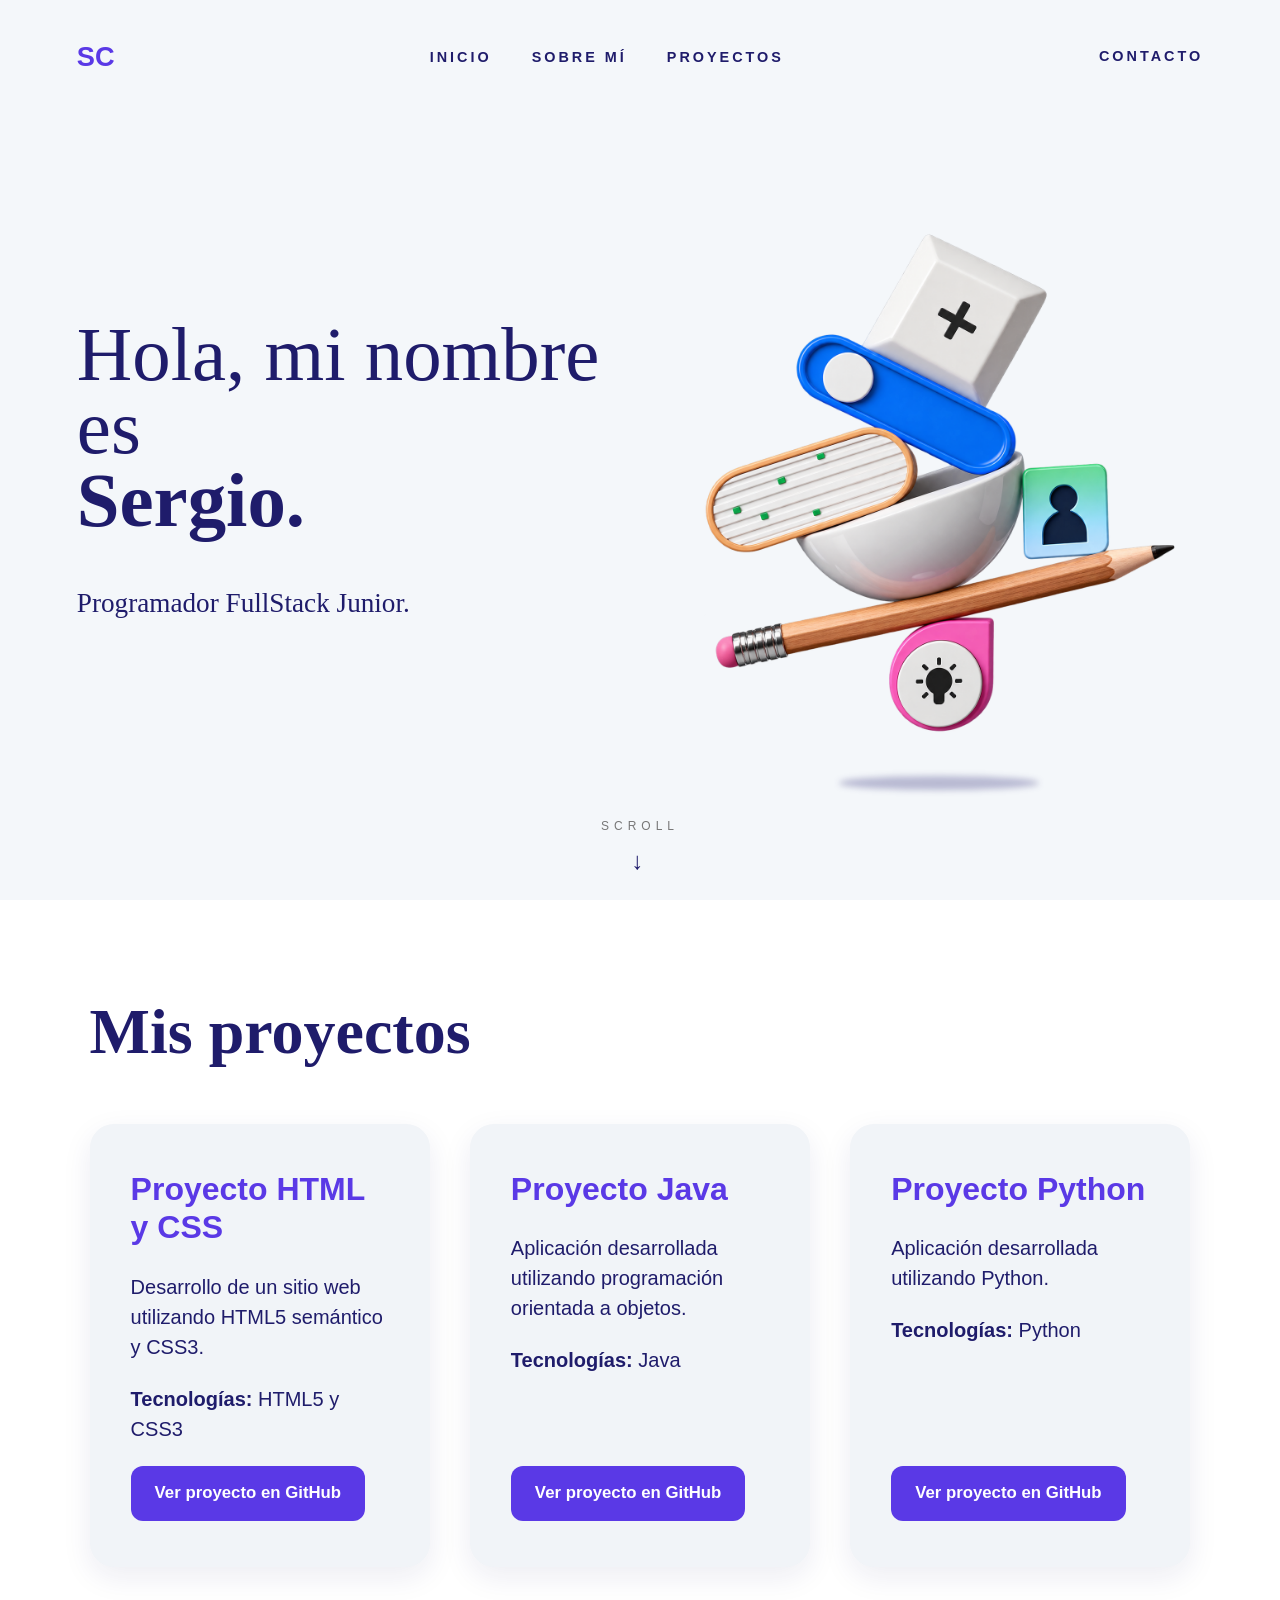
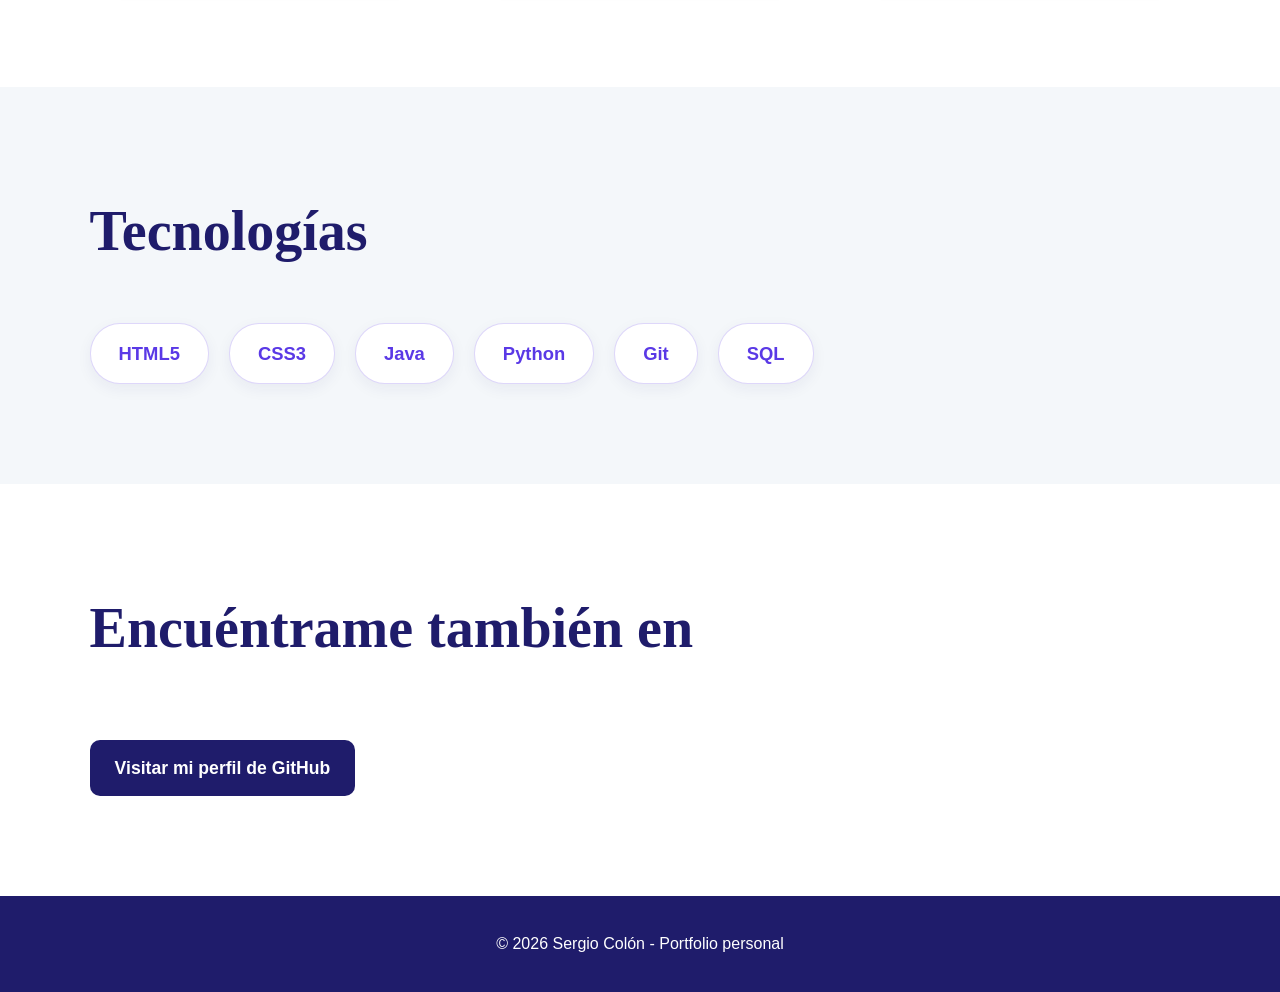
<file: index.html>
<!DOCTYPE html>

<html lang="es">

<head>

    <meta charset="UTF-8">
    <meta name="viewport" content="width=device-width, initial-scale=1.0">

    <title>Portfolio | Sergio Colón</title>

    <meta
        name="description"
        content="Portfolio de Sergio Colón, programador Full Stack Junior especializado en desarrollo web y análisis de datos. Proyectos en Java, Python, SQL, HTML5 y CSS3."
    >

    <link rel="stylesheet" href="estilos/estilos.css">

</head>

<body>

<header class="cabecera">

    <a
        href="https://github.com/sergiocolonleira"
        class="logo"
        aria-label="Ir al perfil de GitHub de Sergio Colón"
        target="_blank"
        rel="noopener noreferrer"
    >
        SC
    </a>

    <nav aria-label="Navegación principal">

        <ul>

            <li>
                <a href="index.html">Inicio</a>
            </li>

            <li>
                <a href="sobre-mi.html">Sobre mí</a>
            </li>

            <li>
                <a href="index.html#proyectos">Proyectos</a>
            </li>

        </ul>

    </nav>

    <a href="contacto.html" class="contactame">
        Contacto
    </a>

</header>

<main>

    <section class="hero">

        <div class="hero-texto">

            <h1>
                Hola, mi nombre es
                <strong>Sergio.</strong>
            </h1>

            <p>
                Programador FullStack Junior.
            </p>

        </div>

        <div class="hero-imagen">

            <img
                src="img/torre.png"
                alt="Ilustración sobre programación, desarrollo web y creatividad"
            >

        </div>

        <a href="#proyectos" class="scroll">
            SCROLL
            <span>↓</span>
        </a>

    </section>

    <section id="proyectos" class="seccion-proyectos">

        <h2>Mis proyectos</h2>

        <div class="grid-proyectos">

            <article class="proyecto">

                <h3>Proyecto HTML y CSS</h3>

                <p>
                    Desarrollo de un sitio web utilizando HTML5
                    semántico y CSS3.
                </p>

                <p>
                    <strong>Tecnologías:</strong>
                    HTML5 y CSS3
                </p>

                <a
                    href="https://github.com/sergiocolonleira/tecnocampus.git"
                    target="_blank"
                    rel="noopener noreferrer"
                >
                    Ver proyecto en GitHub
                </a>

            </article>

            <article class="proyecto">

                <h3>Proyecto Java</h3>

                <p>
                    Aplicación desarrollada utilizando programación
                    orientada a objetos.
                </p>

                <p>
                    <strong>Tecnologías:</strong>
                    Java
                </p>

                <a
                    href="https://github.com/sergiocolonleira/CafeteriaJava.git"
                    target="_blank"
                    rel="noopener noreferrer"
                >
                    Ver proyecto en GitHub
                </a>

            </article>

            <article class="proyecto">

                <h3>Proyecto Python</h3>

                <p>
                    Aplicación desarrollada utilizando Python.
                </p>

                <p>
                    <strong>Tecnologías:</strong>
                    Python
                </p>

                <a
                    href="https://github.com/sergiocolonleira/CuestionarioMundial2026.git"
                    target="_blank"
                    rel="noopener noreferrer"
                >
                    Ver proyecto en GitHub
                </a>

            </article>

        </div>

    </section>

    <section class="tecnologias">

        <h2>Tecnologías</h2>

        <ul>
            <li>HTML5</li>
            <li>CSS3</li>
            <li>Java</li>
            <li>Python</li>
            <li>Git</li>
            <li>SQL</li>
        </ul>

    </section>

    <section class="redes">

        <h2>Encuéntrame también en</h2>

        <a
            href="https://github.com/sergiocolonleira"
            target="_blank"
            rel="noopener noreferrer"
        >
            Visitar mi perfil de GitHub
        </a>

    </section>

</main>

<footer>

    <p>
        &copy; 2026 Sergio Colón - Portfolio personal
    </p>

</footer>

</body>

</html>
</file>
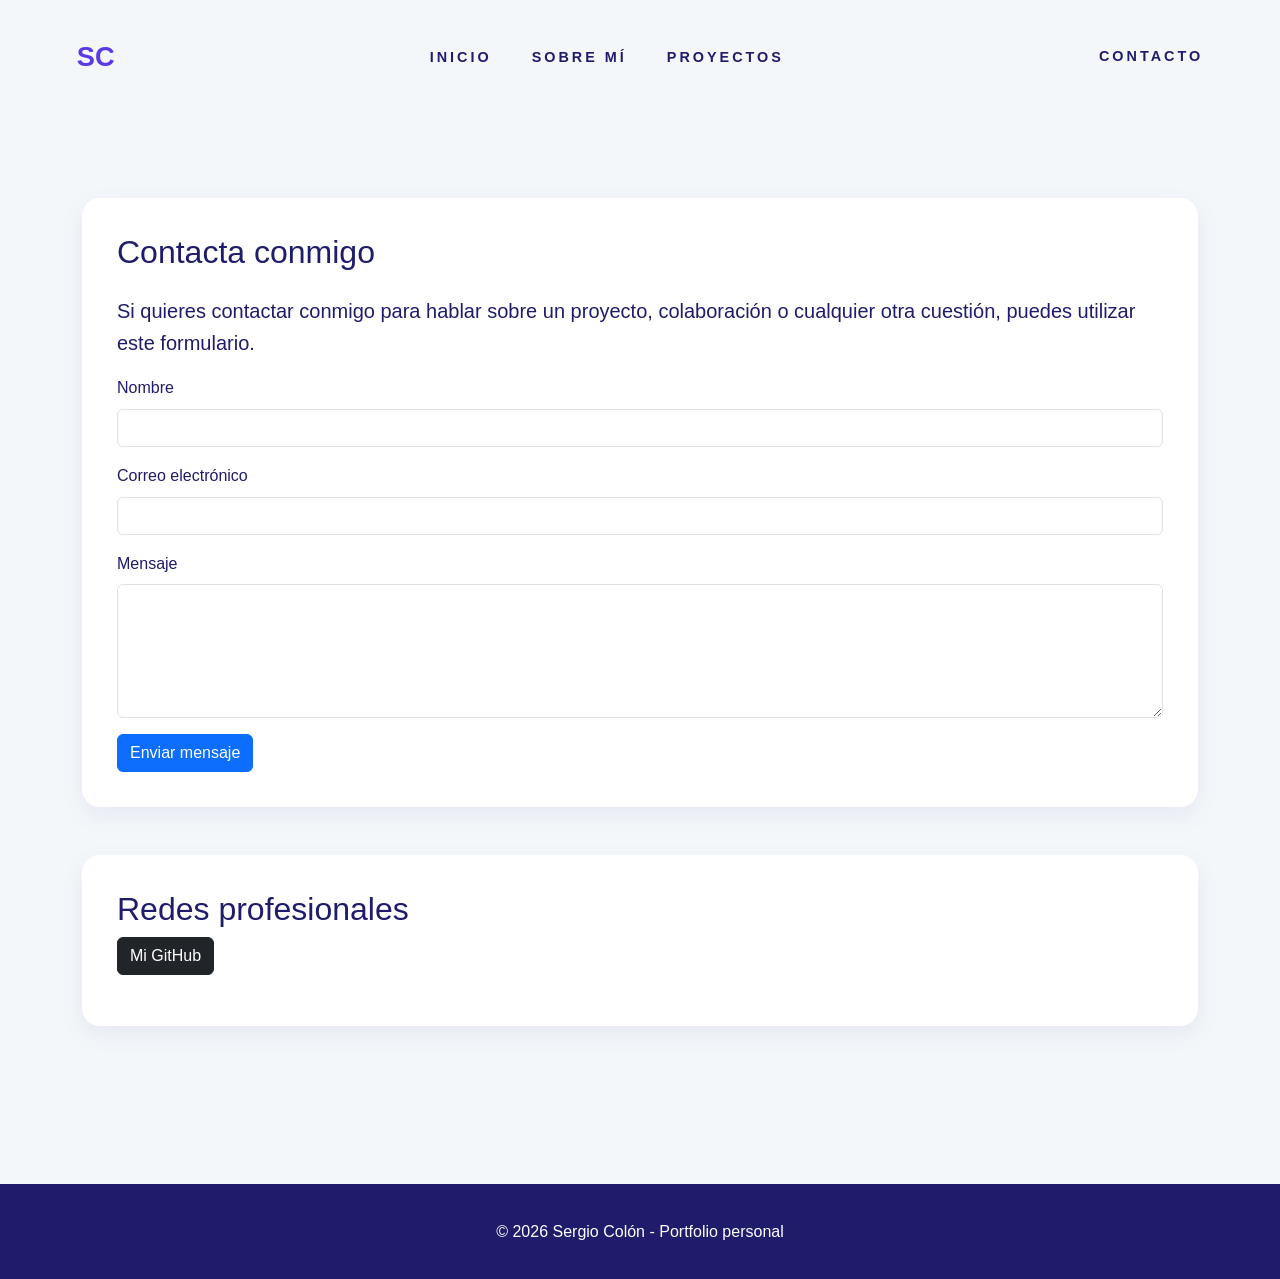
<file: contacto.html>
<!DOCTYPE html>
<html lang="es">

<head>
    <meta charset="UTF-8">
    <meta name="viewport" content="width=device-width, initial-scale=1.0">

    <title>Contacto | Sergio Colón</title>

    <meta
    name="description"
    content="Contacta con Sergio Colón para proyectos de desarrollo web, programación y análisis de datos."
    >
    <link
        href="https://cdn.jsdelivr.net/npm/bootstrap@5.3.3/dist/css/bootstrap.min.css"
        rel="stylesheet"
    >
    <link rel="stylesheet" href="estilos/estilos.css">
</head>

<body>
<header class="cabecera">

    <a
        href="https://github.com/sergiocolonleira"
        class="logo"
        aria-label="Ir al perfil de GitHub de Sergio Colón"
        target="_blank"
        rel="noopener noreferrer"
    >
        SC
    </a>

    <nav aria-label="Navegación principal">
        <ul>
            <li>
                <a href="index.html">Inicio</a>
            </li>

            <li>
                <a href="sobre-mi.html">Sobre mí</a>
            </li>

            <li>
                <a href="index.html#proyectos">Proyectos</a>
            </li>
        </ul>
    </nav>

    <a href="contacto.html" class="contactame">
        Contacto
    </a>

</header>
    <main class="container my-5">

        <section>

            <h2 class="mb-4">Contacta conmigo</h2>
            <p class="lead">
                Si quieres contactar conmigo para hablar sobre un proyecto,
                colaboración o cualquier otra cuestión, puedes utilizar
                este formulario.
            </p>
            <form>
                <div class="mb-3">

                    <label for="nombre" class="form-label">
                        Nombre
                    </label>

                    <input
                        type="text"
                        class="form-control"
                        id="nombre"
                        name="nombre"
                        required
                    >

                </div>
                <div class="mb-3">

                    <label for="correo" class="form-label">
                        Correo electrónico
                    </label>

                    <input
                        type="email"
                        class="form-control"
                        id="correo"
                        name="correo"
                        required
                    >

                </div>
                <div class="mb-3">

                    <label for="mensaje" class="form-label">
                        Mensaje
                    </label>

                    <textarea
                        class="form-control"
                        id="mensaje"
                        name="mensaje"
                        rows="5"
                        required
                    ></textarea>

                </div>
                <button type="submit" class="btn btn-primary">
                    Enviar mensaje
                </button>

            </form>

        </section>
        <section class="mt-5">

            <h2>Redes profesionales</h2>

            <p>
                <a
                    href="https://github.com/"
                    target="_blank"
                    rel="noopener noreferrer"
                    class="btn btn-dark"
                >
                    Mi GitHub
                </a>
            </p>

        </section>

    </main>
    <footer>
        <p>&copy; 2026 Sergio Colón - Portfolio personal</p>
    </footer>
    <script
        src="https://cdn.jsdelivr.net/npm/bootstrap@5.3.3/dist/js/bootstrap.bundle.min.js">
    </script>

</body>

</html>
</file>
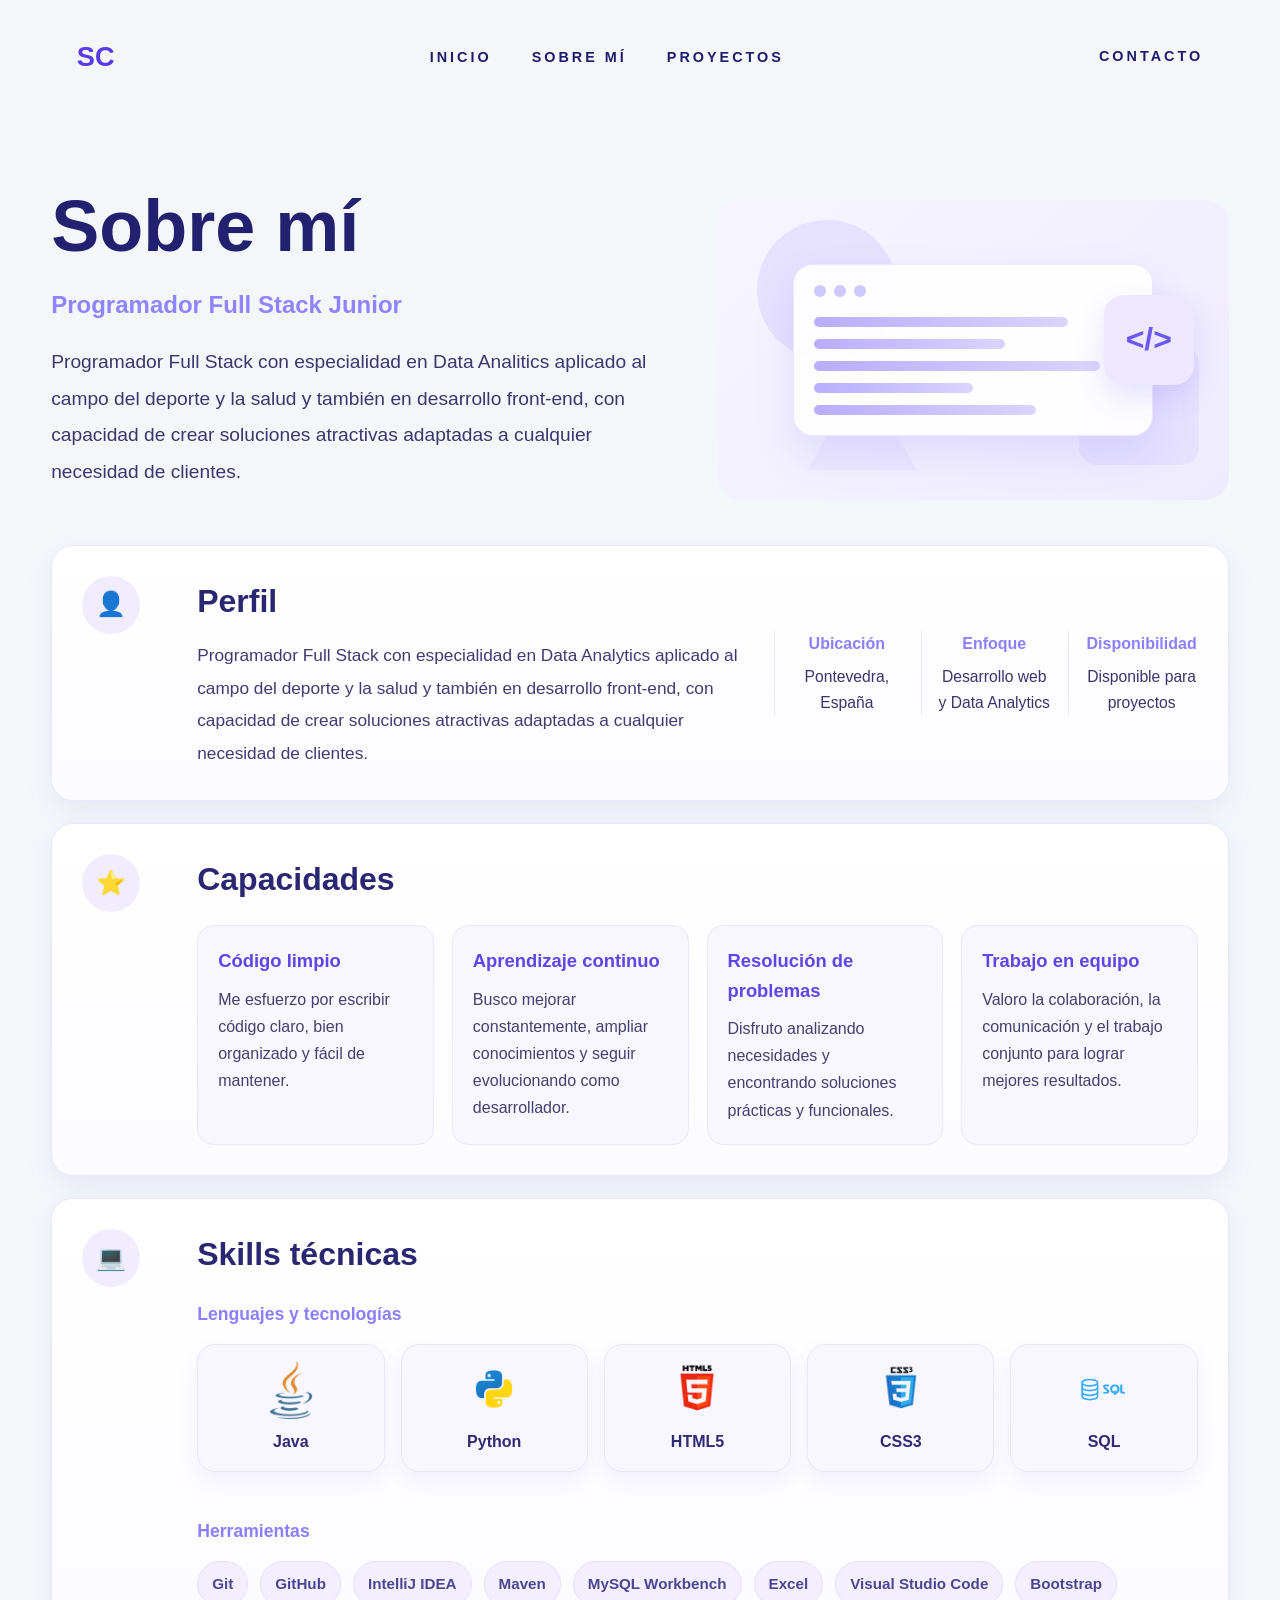
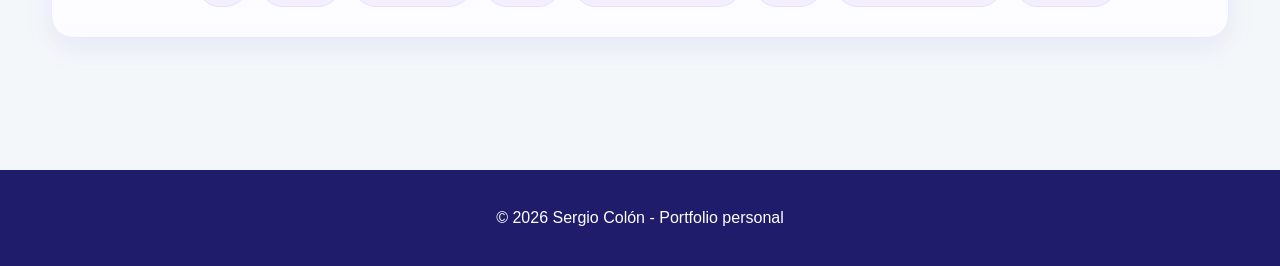
<file: sobre-mi.html>
<!DOCTYPE html>
<html lang="es">

<head>
    <meta charset="UTF-8">
    <meta name="viewport" content="width=device-width, initial-scale=1.0">

    <title>Sobre Sergio Colón | Full Stack y Análisis de Datos</title>

    <meta
        name="description"
        content="Conoce el perfil de Sergio Colón, programador Full Stack Junior especializado en desarrollo web, programación y análisis de datos."
    >

    <link rel="stylesheet" href="estilos/estilos.css">
</head>

<body>
    <header class="cabecera">

        <a
            href="https://github.com/sergiocolonleira"
            class="logo"
            aria-label="Ir al perfil de GitHub de Sergio Colón"
            target="_blank"
            rel="noopener noreferrer"
        >
            SC
        </a>

        <nav aria-label="Navegación principal">
            <ul>
                <li>
                    <a href="index.html">Inicio</a>
                </li>

                <li>
                    <a href="sobre-mi.html">Sobre mí</a>
                </li>

                <li>
                    <a href="index.html#proyectos">Proyectos</a>
                </li>
            </ul>
        </nav>

        <a href="contacto.html" class="contactame">
            Contacto
        </a>

    </header>
   <main class="sobre-main">

    <section class="sobre-hero">
        <div class="sobre-hero-texto">
            <h1>Sobre mí</h1>
            <p class="sobre-subtitulo">Programador Full Stack Junior</p>

            <p class="sobre-descripcion">
                Programador Full Stack con especialidad en Data Analitics aplicado al campo del deporte y la salud y también en desarrollo front-end, con capacidad de crear soluciones atractivas adaptadas a cualquier necesidad de clientes.
            </p>
        </div>

        <div class="sobre-hero-visual">
            <div class="sobre-figura fondo-circulo"></div>
            <div class="sobre-figura fondo-cuadrado"></div>
            <div class="sobre-figura fondo-triangulo"></div>

            <div class="ventana-codigo">
                <div class="ventana-barra">
                    <span></span>
                    <span></span>
                    <span></span>
                </div>

                <div class="lineas-codigo">
                    <div class="linea w-80"></div>
                    <div class="linea w-60"></div>
                    <div class="linea w-90"></div>
                    <div class="linea w-50"></div>
                    <div class="linea w-70"></div>
                </div>
            </div>

            <div class="icono-codigo">&lt;/&gt;</div>
        </div>
    </section>

    <section class="bloque-sobre tarjeta-sobre">
        <div class="icono-lateral">👤</div>

        <div class="contenido-bloque">
            <h2>Perfil</h2>
            <p>
                Programador Full Stack con especialidad en Data Analytics aplicado al campo del deporte y la salud y también en desarrollo front-end, con capacidad de crear soluciones atractivas adaptadas a cualquier necesidad de clientes.
            </p>
        </div>

        <div class="datos-extra">
            <div class="dato">
                <h3>Ubicación</h3>
                <p>Pontevedra, España</p>
            </div>

            <div class="dato">
                <h3>Enfoque</h3>
                <p>Desarrollo web y Data Analytics</p>
            </div>

            <div class="dato">
                <h3>Disponibilidad</h3>
                <p>Disponible para proyectos</p>
            </div>
        </div>
    </section>

    <section class="bloque-sobre tarjeta-sobre">
        <div class="icono-lateral">⭐</div>

        <div class="contenido-bloque bloque-completo">
            <h2>Capacidades</h2>

            <div class="capacidades-grid">
                <article class="capacidad-item">
                    <h3>Código limpio</h3>
                    <p>Me esfuerzo por escribir código claro, bien organizado y fácil de mantener.</p>
                </article>

                <article class="capacidad-item">
                    <h3>Aprendizaje continuo</h3>
                    <p>Busco mejorar constantemente, ampliar conocimientos y seguir evolucionando como desarrollador.</p>
                </article>

                <article class="capacidad-item">
                    <h3>Resolución de problemas</h3>
                    <p>Disfruto analizando necesidades y encontrando soluciones prácticas y funcionales.</p>
                </article>

                <article class="capacidad-item">
                    <h3>Trabajo en equipo</h3>
                    <p>Valoro la colaboración, la comunicación y el trabajo conjunto para lograr mejores resultados.</p>
                </article>
            </div>
        </div>
    </section>

    <section class="bloque-sobre tarjeta-sobre">
        <div class="icono-lateral">💻</div>

        <div class="contenido-bloque bloque-completo">
            <h2>Skills técnicas</h2>

            <div class="skills-columnas">
                <div class="skill-columna">
                    <h3>Lenguajes y tecnologías</h3>

                    <div class="logos-grid">
                        <div class="logo-card">
                            <img src="img/java.png" alt="Logo de Java">
                            <span>Java</span>
                        </div>

                        <div class="logo-card">
                            <img src="img/python.png" alt="Logo de Python">
                            <span>Python</span>
                        </div>

                        <div class="logo-card">
                            <img src="img/html.png" alt="Logo de HTML5">
                            <span>HTML5</span>
                        </div>

                        <div class="logo-card">
                            <img src="img/css.png" alt="Logo de CSS3">
                            <span>CSS3</span>
                        </div>
                        <div class="logo-card">
                            <img src="img/sql.png" alt="Logo de SQL">
                            <span>SQL</span>
                        </div>
                    </div>
                </div>

                <div class="skill-columna">
                    <h3>Herramientas</h3>

                    <div class="tags-skills">
                    <span>Git</span>
                    <span>GitHub</span>
                    <span>IntelliJ IDEA</span>
                    <span>Maven</span>
                    <span>MySQL Workbench</span>
                    <span>Excel</span>
                    <span>Visual Studio Code</span>
                    <span>Bootstrap</span>
                    </div>
                </div>
            </div>
        </div>
    </section>

</main>


    <!-- =========================
         PIE DE PÁGINA
    ========================== -->

    <footer>

        <p>
            &copy; 2026 Sergio Colón - Portfolio personal
        </p>

    </footer>

</body>

</html>
</file>
<file: estilos/estilos.css>
* {
    box-sizing: border-box;
}

html {
    scroll-behavior: smooth;
}

body {
    margin: 0;
    background-color: #f4f7fa;
    color: #1f1c6b;
    font-family: Arial, sans-serif;
    line-height: 1.6;
}

.cabecera {
    width: 100%;
    padding: 35px 6%;
    display: flex;
    align-items: center;
    justify-content: space-between;
    position: absolute;
    top: 0;
    left: 0;
    z-index: 10;
}

.logo {
    color: #5a39e6;
    font-size: 1.7rem;
    font-weight: bold;
    text-decoration: none;
}

nav ul {
    margin: 0;
    padding: 0;
    display: flex;
    align-items: center;
    gap: 40px;
    list-style: none;
}

nav a,
.contactame {
    color: #1f1c6b;
    font-size: 0.9rem;
    font-weight: bold;
    letter-spacing: 3px;
    text-decoration: none;
    text-transform: uppercase;
    transition: color 0.3s ease;
}

nav a:hover,
.contactame:hover {
    color: #5a39e6;
}

.hero {
    min-height: 100vh;
    padding: 140px 6% 70px;
    display: grid;
    grid-template-columns: 1fr 1fr;
    gap: 70px;
    align-items: center;
    position: relative;
}

.hero-texto {
    grid-column: 1;
    grid-row: 1;
    min-width: 0;
}

.hero-texto h1 {
    margin: 0;
    color: #1f1c6b;
    font-family: Georgia, "Times New Roman", serif;
    font-size: clamp(4rem, 6vw, 7rem);
    font-weight: normal;
    line-height: 0.95;
}

.hero-texto h1 strong {
    display: block;
    font-weight: bold;
}

.hero-texto p {
    margin-top: 45px;
    color: #1f1c6b;
    font-family: Georgia, "Times New Roman", serif;
    font-size: 1.7rem;
    line-height: 1.5;
}

.hero-imagen {
    grid-column: 2;
    grid-row: 1;
    min-width: 0;
    display: flex;
    justify-content: center;
    align-items: center;
    position: relative;
}

.hero-imagen img {
    display: block;
    width: 100%;
    max-width: 780px;
    height: auto;
    position: relative;
    z-index: 2;
    animation: flotar 5s ease-in-out infinite;
}

.hero-imagen::after {
    content: "";
    width: 38%;
    height: 14px;
    position: absolute;
    left: 31%;
    bottom: -10%;
    background-color: rgba(31, 28, 107, 0.28);
    border-radius: 70%;
    filter: blur(3px);
    z-index: 0;
    animation: sombra-flotar 5s ease-in-out infinite;
}

@keyframes flotar {
    0% {
        transform: translateY(0);
    }

    50% {
        transform: translateY(-30px);
    }

    100% {
        transform: translateY(0);
    }
}

@keyframes sombra-flotar {
    0% {
        transform: scaleX(1);
        opacity: 0.5;
    }

    50% {
        transform: scaleX(0.65);
        opacity: 0.2;
    }

    100% {
        transform: scaleX(1);
        opacity: 0.5;
    }
}

.scroll {
    position: absolute;
    left: 50%;
    bottom: 20px;
    transform: translateX(-50%);
    display: flex;
    flex-direction: column;
    align-items: center;
    color: #777777;
    font-size: 0.75rem;
    letter-spacing: 5px;
    text-decoration: none;
}

.scroll span {
    margin-top: 5px;
    color: #1f1c6b;
    font-size: 1.5rem;
}

#proyectos {
    scroll-margin-top: 30px;
}

.seccion-proyectos {
    padding: 100px 7% 120px;
    background-color: #ffffff;
}

.seccion-proyectos h2 {
    margin: 0 0 60px;
    color: #1f1c6b;
    font-family: Georgia, "Times New Roman", serif;
    font-size: clamp(3.5rem, 5vw, 5rem);
    line-height: 1;
}

.grid-proyectos {
    width: 100%;
    display: grid;
    grid-template-columns: repeat(3, minmax(280px, 1fr));
    gap: 40px;
}

.proyecto {
    min-height: 390px;
    padding: 45px 40px;
    display: flex;
    flex-direction: column;
    background-color: #f1f4f8;
    border: 1px solid transparent;
    border-radius: 24px;
    box-shadow: 0 10px 30px rgba(31, 28, 107, 0.08);
    transition:
        transform 0.3s ease,
        box-shadow 0.3s ease,
        border-color 0.3s ease;
}

.proyecto:hover {
    transform: translateY(-12px);
    border-color: rgba(90, 57, 230, 0.25);
    box-shadow: 0 22px 45px rgba(31, 28, 107, 0.18);
}

.proyecto h3 {
    margin: 0 0 25px;
    color: #5a39e6;
    font-size: 2rem;
    line-height: 1.2;
}

.proyecto p {
    margin: 0 0 22px;
    color: #1f1c6b;
    font-size: 1.25rem;
    line-height: 1.5;
}

.proyecto strong {
    font-weight: 700;
}

.proyecto a {
    width: fit-content;
    margin-top: auto;
    padding: 14px 24px;
    display: inline-block;
    background-color: #5a39e6;
    color: #ffffff;
    border-radius: 12px;
    font-size: 1.05rem;
    font-weight: bold;
    text-decoration: none;
    transition:
        background-color 0.3s ease,
        transform 0.3s ease;
}

.proyecto a:hover {
    background-color: #3e28b8;
    color: #ffffff;
    transform: scale(1.04);
}

.tecnologias {
    padding: 100px 7%;
    background-color: #f4f7fa;
}

.tecnologias h2 {
    margin-top: 0;
    color: #1f1c6b;
    font-family: Georgia, "Times New Roman", serif;
    font-size: 3.5rem;
}

.tecnologias ul {
    margin: 40px 0 0;
    padding: 0;
    display: flex;
    flex-wrap: wrap;
    gap: 20px;
    list-style: none;
}

.tecnologias li {
    padding: 15px 28px;
    background-color: #ffffff;
    color: #5a39e6;
    border: 1px solid rgba(90, 57, 230, 0.2);
    border-radius: 30px;
    font-size: 1.15rem;
    font-weight: bold;
    box-shadow: 0 5px 15px rgba(31, 28, 107, 0.06);
    transition:
        transform 0.3s ease,
        background-color 0.3s ease,
        color 0.3s ease;
}

.tecnologias li:hover {
    transform: translateY(-5px);
    background-color: #5a39e6;
    color: #ffffff;
}

.redes {
    padding: 100px 7%;
    background-color: #ffffff;
}

.redes h2 {
    margin-top: 0;
    color: #1f1c6b;
    font-family: Georgia, "Times New Roman", serif;
    font-size: 3.5rem;
}

.redes a {
    margin-top: 20px;
    padding: 14px 25px;
    display: inline-block;
    background-color: #1f1c6b;
    color: #ffffff;
    border-radius: 10px;
    font-size: 1.1rem;
    font-weight: bold;
    text-decoration: none;
    transition:
        background-color 0.3s ease,
        transform 0.3s ease;
}

.redes a:hover {
    background-color: #5a39e6;
    color: #ffffff;
    transform: translateY(-3px);
}

main.container {
    padding-top: 150px;
    padding-bottom: 70px;
}

main.container section {
    margin-bottom: 40px;
    padding: 35px;
    background-color: #ffffff;
    border-radius: 18px;
    box-shadow: 0 8px 25px rgba(31, 28, 107, 0.07);
}

main.container h1,
main.container h2 {
    color: #1f1c6b;
}

footer {
    padding: 35px 20px;
    background-color: #1f1c6b;
    color: #ffffff;
    text-align: center;
}

footer p {
    margin: 0;
}

.sobre-main {
    width: 92%;
    max-width: 1400px;
    margin: 40px auto;
    padding-top: 150px;
    padding-bottom: 70px;
}

.sobre-hero {
    display: grid;
    grid-template-columns: 1.1fr 0.9fr;
    gap: 40px;
    align-items: center;
    margin-bottom: 35px;
}

.sobre-hero-texto h1 {
    margin: 0 0 10px;
    color: #23206f;
    font-size: 4.5rem;
    line-height: 1;
}

.sobre-subtitulo {
    margin-bottom: 20px;
    color: #8f84ff;
    font-size: 1.5rem;
    font-weight: 700;
}

.sobre-descripcion {
    max-width: 650px;
    color: #3a376d;
    font-size: 1.2rem;
    line-height: 1.9;
}

.sobre-hero-visual {
    min-height: 300px;
    position: relative;
    display: flex;
    align-items: center;
    justify-content: center;
    overflow: hidden;
    background: linear-gradient(135deg, #f7f5ff, #efebff);
    border-radius: 24px;
}

.sobre-figura {
    position: absolute;
    opacity: 0.5;
}

.fondo-circulo {
    width: 140px;
    height: 140px;
    top: 20px;
    left: 40px;
    background-color: #d9d1ff;
    border-radius: 50%;
}

.fondo-cuadrado {
    width: 120px;
    height: 120px;
    right: 30px;
    bottom: 35px;
    background-color: #ddd7ff;
    border-radius: 18px;
}

.fondo-triangulo {
    width: 0;
    height: 0;
    left: 90px;
    bottom: 30px;
    border-left: 55px solid transparent;
    border-right: 55px solid transparent;
    border-bottom: 95px solid #e8e2ff;
}

.ventana-codigo {
    width: 360px;
    position: relative;
    z-index: 2;
    padding: 20px;
    background-color: rgba(255, 255, 255, 0.92);
    border: 1px solid #ece7ff;
    border-radius: 20px;
    box-shadow: 0 18px 40px rgba(108, 91, 255, 0.14);
}

.ventana-barra {
    display: flex;
    gap: 8px;
    margin-bottom: 20px;
}

.ventana-barra span {
    width: 12px;
    height: 12px;
    background-color: #cfc7ff;
    border-radius: 50%;
}

.lineas-codigo {
    display: flex;
    flex-direction: column;
    gap: 12px;
}

.linea {
    height: 10px;
    background: linear-gradient(90deg, #b8adff, #dbd4ff);
    border-radius: 999px;
}

.w-80 {
    width: 80%;
}

.w-60 {
    width: 60%;
}

.w-90 {
    width: 90%;
}

.w-50 {
    width: 50%;
}

.w-70 {
    width: 70%;
}

.icono-codigo {
    width: 90px;
    height: 90px;
    position: absolute;
    top: 95px;
    right: 35px;
    z-index: 3;
    display: flex;
    align-items: center;
    justify-content: center;
    background-color: #ede8ff;
    color: #6b57f5;
    border-radius: 20px;
    font-size: 2rem;
    font-weight: 700;
    box-shadow: 0 12px 28px rgba(107, 87, 245, 0.16);
}

.tarjeta-sobre {
    display: grid;
    grid-template-columns: 90px 1.3fr 1fr;
    gap: 25px;
    align-items: start;
    margin-bottom: 22px;
    padding: 30px;
    background: linear-gradient(180deg, #ffffff, #fcfbff);
    border: 1px solid #ece7ff;
    border-radius: 22px;
    box-shadow: 0 10px 28px rgba(79, 61, 186, 0.08);
}

.icono-lateral {
    width: 58px;
    height: 58px;
    display: flex;
    align-items: center;
    justify-content: center;
    background-color: #f1edff;
    color: #6a55f0;
    border-radius: 50%;
    font-size: 1.5rem;
}

.contenido-bloque h2 {
    margin-top: 0;
    margin-bottom: 12px;
    color: #2a2672;
    font-size: 2rem;
}

.contenido-bloque p {
    margin: 0;
    color: #403c73;
    font-size: 1.08rem;
    line-height: 1.9;
}

.datos-extra {
    display: grid;
    grid-template-columns: repeat(3, 1fr);
    gap: 18px;
    align-self: center;
}

.dato {
    padding-left: 16px;
    text-align: center;
    border-left: 1px solid #ece7ff;
}

.dato h3 {
    margin: 0 0 8px;
    color: #8b7fff;
    font-size: 1rem;
}

.dato p {
    margin: 0;
    color: #39356c;
    font-size: 0.98rem;
}

.bloque-completo {
    grid-column: 2 / 4;
}

.capacidades-grid {
    display: grid;
    grid-template-columns: repeat(4, 1fr);
    gap: 18px;
    margin-top: 20px;
}

.capacidad-item {
    padding: 20px;
    background-color: #f8f6ff;
    border: 1px solid #ece7ff;
    border-radius: 16px;
}

.capacidad-item h3 {
    margin-top: 0;
    margin-bottom: 10px;
    color: #5d47ea;
    font-size: 1.15rem;
}

.capacidad-item p {
    color: #44406e;
    font-size: 1rem;
    line-height: 1.7;
}

.skills-columnas {
    display: grid;
    grid-template-columns: 1fr;
    gap: 45px;
    margin-top: 20px;
}

.skill-columna h3 {
    margin-top: 0;
    margin-bottom: 16px;
    color: #8b7fff;
    font-size: 1.1rem;
}

.logos-grid {
    display: grid;
    grid-template-columns: repeat(5, 1fr);
    gap: 16px;
}

.logo-card {
    padding: 16px 12px;
    background-color: #f8f6ff;
    border: 1px solid #ebe5ff;
    border-radius: 18px;
    text-align: center;
    box-shadow: 0 8px 20px rgba(107, 87, 245, 0.08);
    transition:
        transform 0.25s ease,
        box-shadow 0.25s ease;
}

.logo-card:hover {
    transform: translateY(-6px);
    box-shadow: 0 14px 26px rgba(107, 87, 245, 0.14);
}

.logo-card img {
    width: 58px;
    height: 58px;
    margin: 0 auto 10px;
    display: block;
    object-fit: contain;
}

.logo-card span {
    display: block;
    color: #2f2a74;
    font-weight: 700;
}

.tags-skills {
    display: flex;
    flex-wrap: wrap;
    gap: 12px;
}

.tags-skills span {
    display: inline-block;
    padding: 10px 14px;
    background-color: #f3efff;
    color: #4e4592;
    border: 1px solid #e6e0ff;
    border-radius: 999px;
    font-size: 0.95rem;
    font-weight: 600;
    transition:
        background-color 0.3s ease,
        color 0.3s ease,
        transform 0.3s ease;
}

.tags-skills span:hover {
    background-color: #5a39e6;
    color: #ffffff;
    transform: translateY(-4px);
}

@media (max-width: 1100px) {
    .grid-proyectos {
        grid-template-columns: 1fr;
    }

    .proyecto {
        min-height: 300px;
    }

    .sobre-hero {
        grid-template-columns: 1fr;
    }

    .tarjeta-sobre {
        grid-template-columns: 70px 1fr;
    }

    .datos-extra,
    .bloque-completo {
        grid-column: 2 / 3;
    }

    .datos-extra {
        grid-template-columns: 1fr;
        margin-top: 10px;
    }

    .dato {
        padding-left: 0;
        text-align: left;
        border-left: none;
    }

    .capacidades-grid {
        grid-template-columns: repeat(2, 1fr);
    }

    .logos-grid {
        grid-template-columns: repeat(2, 1fr);
    }
}

@media (max-width: 800px) {
    .cabecera {
        padding: 25px 5%;
    }

    nav {
        display: none;
    }

    .hero {
        min-height: auto;
        padding: 150px 6% 90px;
        grid-template-columns: 1fr;
        gap: 50px;
    }

    .hero-texto {
        grid-column: 1;
        grid-row: 1;
    }

    .hero-imagen {
        grid-column: 1;
        grid-row: 2;
    }

    .hero-texto h1 {
        font-size: 4rem;
    }

    .hero-texto p {
        margin-top: 30px;
        font-size: 1.35rem;
    }

    .hero-imagen img {
        max-width: 550px;
    }

    .scroll {
        display: none;
    }

    .seccion-proyectos {
        padding: 70px 6%;
    }

    .seccion-proyectos h2 {
        margin-bottom: 40px;
        font-size: 3.4rem;
    }

    .grid-proyectos {
        grid-template-columns: 1fr;
        gap: 25px;
    }

    .proyecto {
        min-height: auto;
        padding: 35px 30px;
    }

    .proyecto h3 {
        font-size: 1.7rem;
    }

    .proyecto p {
        font-size: 1.1rem;
    }

    .tecnologias,
    .redes {
        padding: 70px 6%;
    }

    .tecnologias h2,
    .redes h2 {
        font-size: 2.8rem;
    }
}

@media (max-width: 700px) {
    .sobre-hero-texto h1 {
        font-size: 3rem;
    }

    .sobre-subtitulo {
        font-size: 1.2rem;
    }

    .sobre-descripcion {
        font-size: 1rem;
    }

    .ventana-codigo {
        width: 88%;
    }

    .icono-codigo {
        width: 70px;
        height: 70px;
        top: 110px;
        right: 18px;
        font-size: 1.5rem;
    }

    .tarjeta-sobre {
        padding: 22px;
    }

    .capacidades-grid,
    .logos-grid {
        grid-template-columns: 1fr;
    }

    .contenido-bloque h2 {
        font-size: 1.6rem;
    }
}

@media (max-width: 500px) {
    .hero-texto h1 {
        font-size: 3.3rem;
    }

    .contactame {
        font-size: 0.75rem;
        letter-spacing: 2px;
    }

    .proyecto {
        padding: 30px 25px;
    }

    .tecnologias ul {
        gap: 12px;
    }

    .tecnologias li {
        padding: 12px 20px;
        font-size: 1rem;
    }
}

@media (prefers-reduced-motion: reduce) {
    html {
        scroll-behavior: auto;
    }

    .hero-imagen img,
    .hero-imagen::after {
        animation: none;
    }

    .proyecto,
    .proyecto a,
    .tecnologias li,
    .redes a,
    .logo-card,
    .tags-skills span {
        transition: none;
    }
}
</file>
